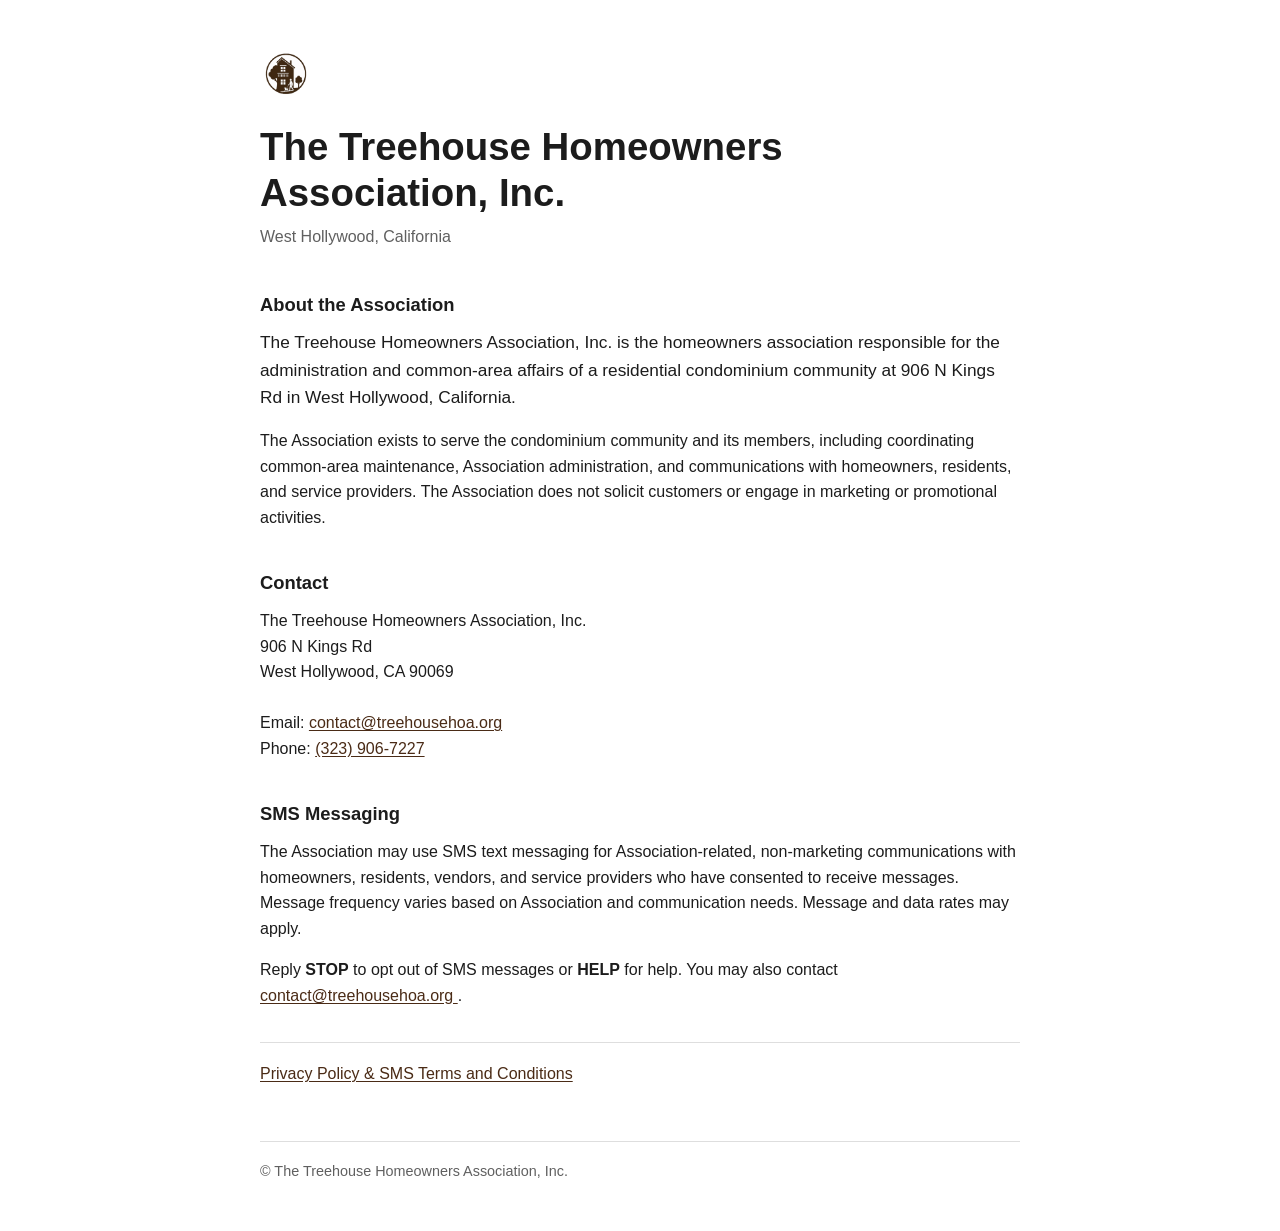
<file: index.html>
<!doctype html>
<html lang="en">
<head>
  <meta charset="utf-8">
  <meta name="viewport" content="width=device-width, initial-scale=1">

  <meta name="robots" content="noindex, nofollow, noarchive, nosnippet">
  <meta name="googlebot" content="noindex, nofollow, noarchive, nosnippet">
  <meta name="bingbot" content="noindex, nofollow, noarchive, nosnippet">

  <title>The Treehouse Homeowners Association, Inc.</title>
  <link rel="stylesheet" href="/style.css">
</head>

<body>
<main>

  <img
    src="/logo.png"
    alt="The Treehouse Homeowners Association logo"
    class="logo"
  >

  <header>
    <h1>The Treehouse Homeowners Association, Inc.</h1>
    <p class="muted">West Hollywood, California</p>
  </header>

  <section>
    <h2>About the Association</h2>

    <p class="lead">
      The Treehouse Homeowners Association, Inc. is the homeowners association
      responsible for the administration and common-area affairs of a residential
      condominium community at 906 N Kings Rd in West Hollywood, California.
    </p>

    <p>
      The Association exists to serve the condominium community and its members,
      including coordinating common-area maintenance, Association administration,
      and communications with homeowners, residents, and service providers.
      The Association does not solicit customers or engage in marketing or
      promotional activities.
    </p>
  </section>

  <section>
    <h2>Contact</h2>

    <address>
      The Treehouse Homeowners Association, Inc.<br>
      906 N Kings Rd<br>
      West Hollywood, CA 90069<br><br>

      Email:
      <a href="mailto:contact@treehousehoa.org">
        contact@treehousehoa.org
      </a><br>

      Phone:
      <a href="tel:+13239067227">
        (323) 906-7227
      </a>
    </address>
  </section>

  <section>
    <h2>SMS Messaging</h2>

    <p>
      The Association may use SMS text messaging for Association-related,
      non-marketing communications with homeowners, residents, vendors, and
      service providers who have consented to receive messages.
      Message frequency varies based on Association and communication needs.
      Message and data rates may apply.
    </p>

    <p>
      Reply <strong>STOP</strong> to opt out of SMS messages or
      <strong>HELP</strong> for help. You may also contact
      <a href="mailto:contact@treehousehoa.org">
        contact@treehousehoa.org
      </a>.
    </p>
  </section>

  <nav>
    <a href="/privacy/">Privacy Policy &amp; SMS Terms and Conditions</a>
  </nav>

  <footer>
    &copy; The Treehouse Homeowners Association, Inc.
  </footer>

</main>
</body>
</html>
</file>
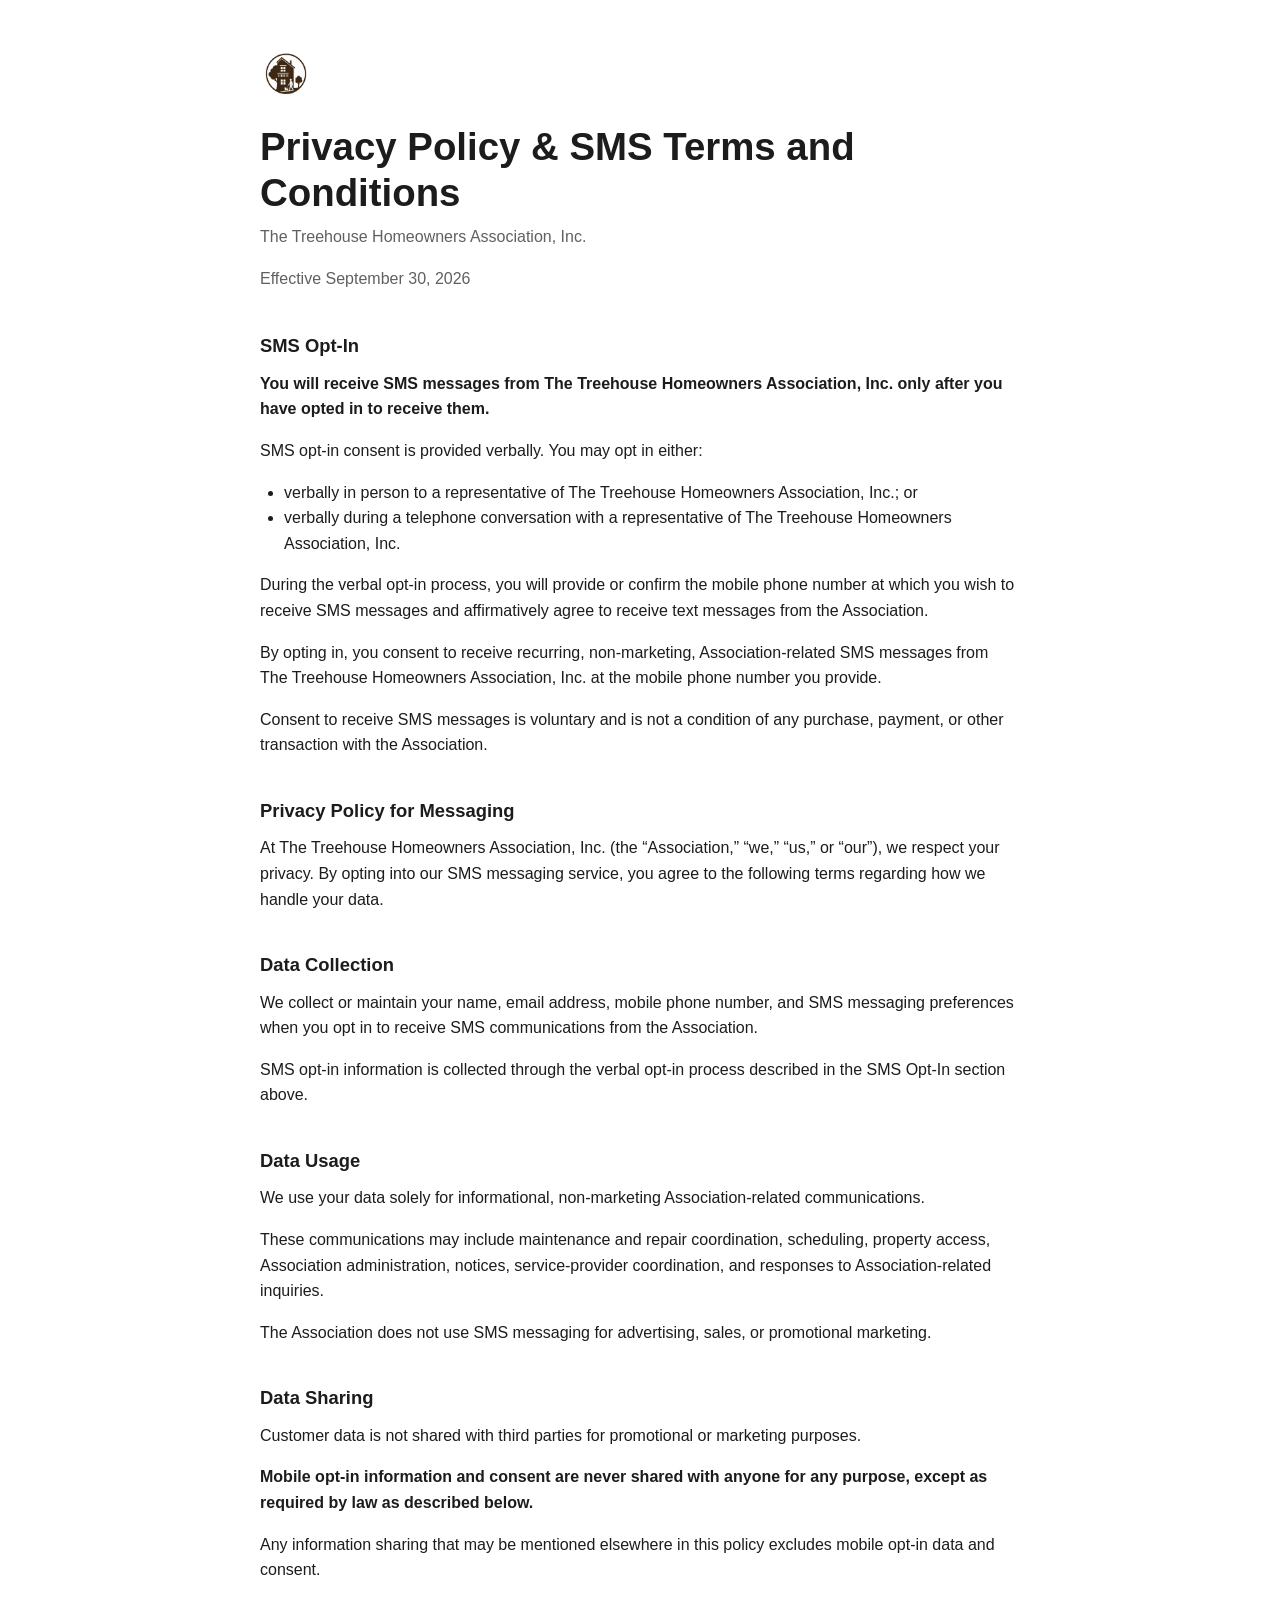
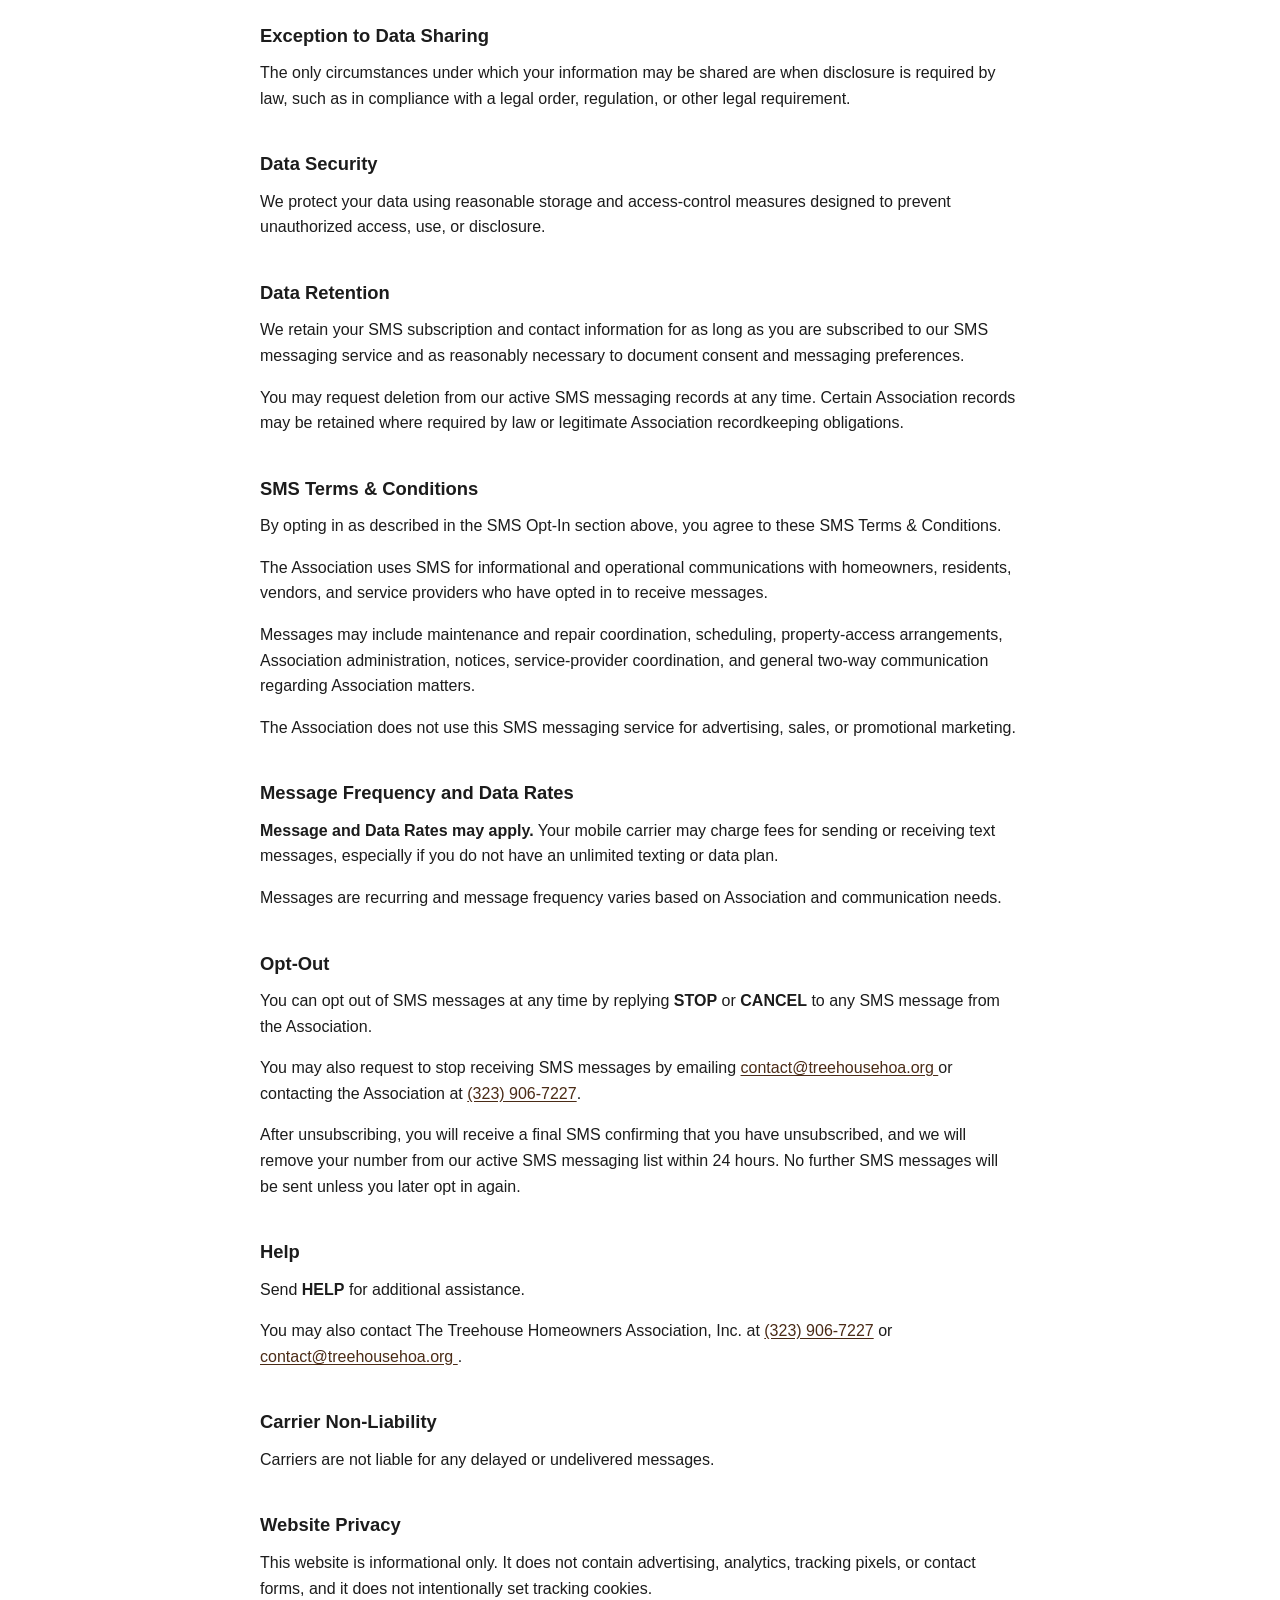
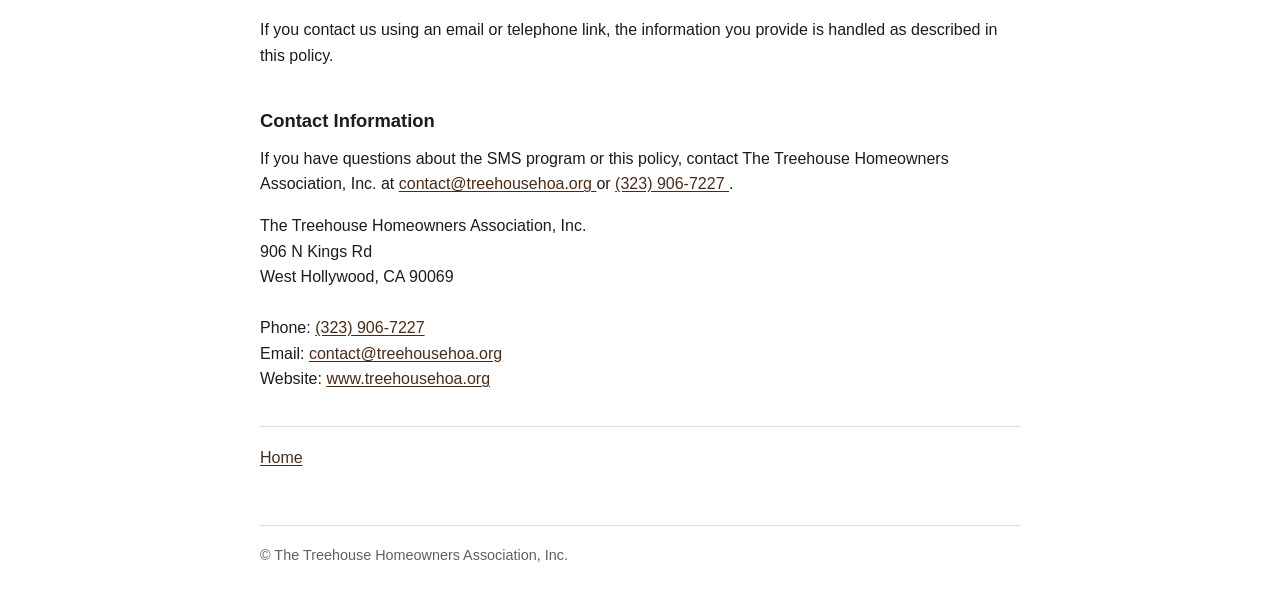
<file: privacy/index.html>
<!doctype html>
<html lang="en">
<head>
  <meta charset="utf-8">
  <meta name="viewport" content="width=device-width, initial-scale=1">

  <meta name="robots" content="noindex, noarchive, nosnippet">
  <meta name="googlebot" content="noindex, noarchive, nosnippet">
  <meta name="bingbot" content="noindex, noarchive, nosnippet">

  <title>
    Privacy Policy &amp; SMS Terms and Conditions |
    The Treehouse Homeowners Association, Inc.
  </title>

  <link rel="stylesheet" href="/style.css">
</head>

<body>
<main>

  <img
    src="/logo.png"
    alt="The Treehouse Homeowners Association logo"
    class="logo"
  >

  <header>
    <h1>Privacy Policy &amp; SMS Terms and Conditions</h1>
    <p class="muted">The Treehouse Homeowners Association, Inc.</p>
    <p class="muted">Effective September 30, 2026</p>
  </header>


  <section id="sms-opt-in">

    <h2>SMS Opt-In</h2>

    <p>
      <strong>
        You will receive SMS messages from The Treehouse Homeowners
        Association, Inc. only after you have opted in to receive them.
      </strong>
    </p>

    <p>
      SMS opt-in consent is provided verbally. You may opt in either:
    </p>

    <ul>
      <li>
        verbally in person to a representative of
        The Treehouse Homeowners Association, Inc.; or
      </li>

      <li>
        verbally during a telephone conversation with a representative
        of The Treehouse Homeowners Association, Inc.
      </li>
    </ul>

    <p>
      During the verbal opt-in process, you will provide or confirm the
      mobile phone number at which you wish to receive SMS messages and
      affirmatively agree to receive text messages from the Association.
    </p>

    <p>
      By opting in, you consent to receive recurring, non-marketing,
      Association-related SMS messages from The Treehouse Homeowners
      Association, Inc. at the mobile phone number you provide.
    </p>

    <p>
      Consent to receive SMS messages is voluntary and is not a condition
      of any purchase, payment, or other transaction with the Association.
    </p>

  </section>


  <section id="privacy-policy">

    <h2>Privacy Policy for Messaging</h2>

    <p>
      At The Treehouse Homeowners Association, Inc. (the “Association,”
      “we,” “us,” or “our”), we respect your privacy. By opting into our
      SMS messaging service, you agree to the following terms regarding
      how we handle your data.
    </p>

    <h2>Data Collection</h2>

    <p>
      We collect or maintain your name, email address, mobile phone number,
      and SMS messaging preferences when you opt in to receive SMS
      communications from the Association.
    </p>

    <p>
      SMS opt-in information is collected through the verbal opt-in process
      described in the SMS Opt-In section above.
    </p>

    <h2>Data Usage</h2>

    <p>
      We use your data solely for informational, non-marketing
      Association-related communications.
    </p>

    <p>
      These communications may include maintenance and repair coordination,
      scheduling, property access, Association administration, notices,
      service-provider coordination, and responses to Association-related
      inquiries.
    </p>

    <p>
      The Association does not use SMS messaging for advertising, sales,
      or promotional marketing.
    </p>

    <h2>Data Sharing</h2>

    <p>
      Customer data is not shared with third parties for promotional or
      marketing purposes.
    </p>

    <p>
      <strong>
        Mobile opt-in information and consent are never shared with anyone
        for any purpose, except as required by law as described below.
      </strong>
    </p>

    <p>
      Any information sharing that may be mentioned elsewhere in this
      policy excludes mobile opt-in data and consent.
    </p>

    <h2>Exception to Data Sharing</h2>

    <p>
      The only circumstances under which your information may be shared
      are when disclosure is required by law, such as in compliance with
      a legal order, regulation, or other legal requirement.
    </p>

    <h2>Data Security</h2>

    <p>
      We protect your data using reasonable storage and access-control
      measures designed to prevent unauthorized access, use, or disclosure.
    </p>

    <h2>Data Retention</h2>

    <p>
      We retain your SMS subscription and contact information for as long
      as you are subscribed to our SMS messaging service and as reasonably
      necessary to document consent and messaging preferences.
    </p>

    <p>
      You may request deletion from our active SMS messaging records at
      any time. Certain Association records may be retained where required
      by law or legitimate Association recordkeeping obligations.
    </p>

  </section>


  <section id="sms-terms">

    <h2>SMS Terms &amp; Conditions</h2>

    <p>
      By opting in as described in the SMS Opt-In section above, you agree
      to these SMS Terms &amp; Conditions.
    </p>

    <p>
      The Association uses SMS for informational and operational
      communications with homeowners, residents, vendors, and service
      providers who have opted in to receive messages.
    </p>

    <p>
      Messages may include maintenance and repair coordination, scheduling,
      property-access arrangements, Association administration, notices,
      service-provider coordination, and general two-way communication
      regarding Association matters.
    </p>

    <p>
      The Association does not use this SMS messaging service for
      advertising, sales, or promotional marketing.
    </p>

    <h2>Message Frequency and Data Rates</h2>

    <p>
      <strong>Message and Data Rates may apply.</strong>
      Your mobile carrier may charge fees for sending or receiving text
      messages, especially if you do not have an unlimited texting or
      data plan.
    </p>

    <p>
      Messages are recurring and message frequency varies based on
      Association and communication needs.
    </p>

    <h2>Opt-Out</h2>

    <p>
      You can opt out of SMS messages at any time by replying
      <strong>STOP</strong> or <strong>CANCEL</strong> to any SMS message
      from the Association.
    </p>

    <p>
      You may also request to stop receiving SMS messages by emailing
      <a href="mailto:contact@treehousehoa.org">
        contact@treehousehoa.org
      </a>
      or contacting the Association at
      <a href="tel:+13239067227">(323) 906-7227</a>.
    </p>

    <p>
      After unsubscribing, you will receive a final SMS confirming that
      you have unsubscribed, and we will remove your number from our active
      SMS messaging list within 24 hours. No further SMS messages will be
      sent unless you later opt in again.
    </p>

    <h2>Help</h2>

    <p>
      Send <strong>HELP</strong> for additional assistance.
    </p>

    <p>
      You may also contact The Treehouse Homeowners Association, Inc. at
      <a href="tel:+13239067227">(323) 906-7227</a>
      or
      <a href="mailto:contact@treehousehoa.org">
        contact@treehousehoa.org
      </a>.
    </p>

    <h2>Carrier Non-Liability</h2>

    <p>
      Carriers are not liable for any delayed or undelivered messages.
    </p>

  </section>


  <section id="website-privacy">

    <h2>Website Privacy</h2>

    <p>
      This website is informational only. It does not contain advertising,
      analytics, tracking pixels, or contact forms, and it does not
      intentionally set tracking cookies.
    </p>

    <p>
      If you contact us using an email or telephone link, the information
      you provide is handled as described in this policy.
    </p>

  </section>


  <section id="contact">

    <h2>Contact Information</h2>

    <p>
      If you have questions about the SMS program or this policy, contact
      The Treehouse Homeowners Association, Inc. at
      <a href="mailto:contact@treehousehoa.org">
        contact@treehousehoa.org
      </a>
      or
      <a href="tel:+13239067227">
        (323) 906-7227
      </a>.
    </p>

    <address>
      The Treehouse Homeowners Association, Inc.<br>
      906 N Kings Rd<br>
      West Hollywood, CA 90069<br><br>

      Phone:
      <a href="tel:+13239067227">
        (323) 906-7227
      </a><br>

      Email:
      <a href="mailto:contact@treehousehoa.org">
        contact@treehousehoa.org
      </a><br>

      Website:
      <a href="https://www.treehousehoa.org/">
        www.treehousehoa.org
      </a>
    </address>

  </section>


  <nav>
    <a href="/">Home</a>
  </nav>

  <footer>
    &copy; The Treehouse Homeowners Association, Inc.
  </footer>

</main>
</body>
</html>
</file>
<file: style.css>
:root {
  --text: #1c1c1c;
  --muted: #606060;
  --border: #dedede;
  --accent: #4a2b16;
}

* {
  box-sizing: border-box;
}

body {
  margin: 0;
  background: #fff;
  color: var(--text);

  font-family:
    -apple-system,
    BlinkMacSystemFont,
    "Segoe UI",
    Roboto,
    Helvetica,
    Arial,
    sans-serif;

  font-size: 16px;
  line-height: 1.6;
}

main {
  width: min(760px, calc(100% - 40px));
  margin: 0 auto;
  padding: 48px 0;
}

.logo {
  display: block;
  width: 52px;
  height: auto;
  margin-bottom: 24px;
}

header {
  margin-bottom: 40px;
}

h1 {
  margin: 0 0 8px;
  font-size: clamp(1.8rem, 4vw, 2.4rem);
  line-height: 1.2;
  font-weight: 650;
}

h2 {
  margin: 38px 0 10px;
  font-size: 1.15rem;
}

p {
  margin: 0 0 16px;
}

ul {
  padding-left: 24px;
}

address {
  font-style: normal;
}

a {
  color: var(--accent);
  text-underline-offset: 2px;
}

.lead {
  font-size: 1.08rem;
}

.muted {
  color: var(--muted);
}

nav {
  margin-top: 34px;
  padding-top: 18px;
  border-top: 1px solid var(--border);
}

nav a + a {
  margin-left: 20px;
}

footer {
  margin-top: 54px;
  padding-top: 18px;
  border-top: 1px solid var(--border);
  color: var(--muted);
  font-size: 0.9rem;
}

@media (max-width: 520px) {
  main {
    width: calc(100% - 28px);
    padding-top: 32px;
  }

  .logo {
    width: 46px;
    margin-bottom: 20px;
  }

  nav a {
    display: block;
    margin: 8px 0;
  }

  nav a + a {
    margin-left: 0;
  }
}
</file>
